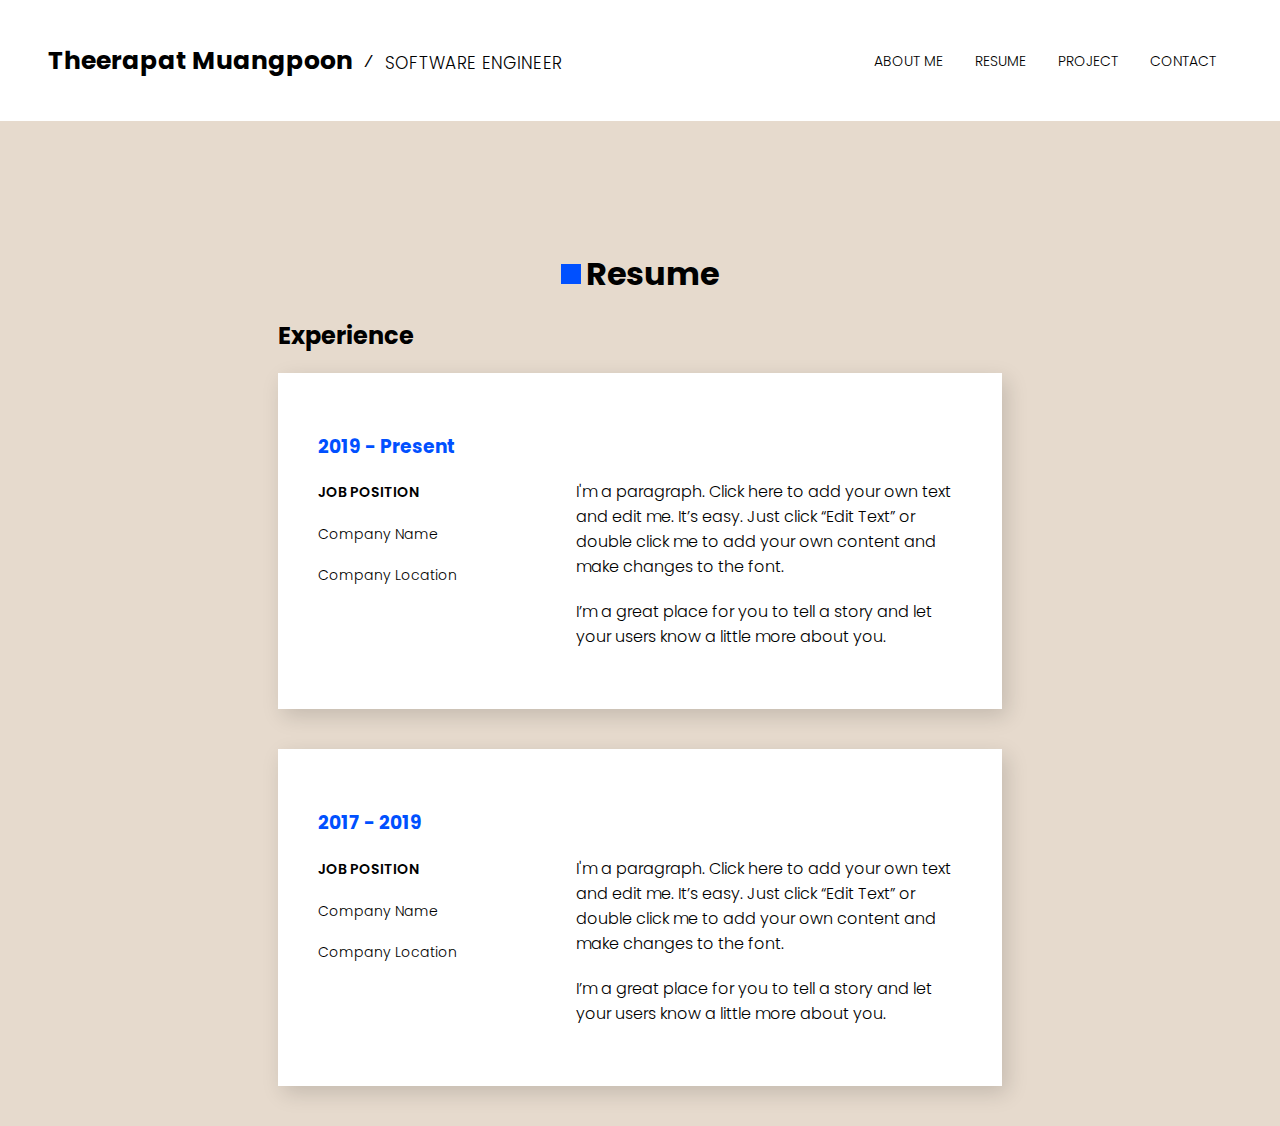
<file: resume.html>
<!DOCTYPE html>
<html lang="en">
  <head>
    <meta charset="UTF-8" />
    <meta name="viewport" content="width=device-width, initial-scale=1.0" />
    <title>Resume</title>
    <link href="css/styles.css" rel="stylesheet" />
    <link href="css/resume.css" rel="stylesheet" />
    <link
      href="https://fonts.googleapis.com/css2?family=Poppins:wght@100;200;300;400;500;600;700&display=swap"
      rel="stylesheet"
    />
  </head>
  <body class="resume">
    <header id="headbar">
      <div class="header-title">
        <p class="header-name">Theerapat Muangpoon</p>
        <pre class="header-position"> / </pre>
        <p class="header-position">Software Engineer</p>
      </div>
      <nav>
        <ul id="headbar-right">
          <li>
            <a href="./index.html">About Me</a>
          </li>
          <li>
            <a href="./resume.html">Resume</a>
          </li>
          <li>
            <a href="./project">Project</a>
          </li>
          <li>
            <a href="./contact">Contact</a>
          </li>
        </ul>
      </nav>
    </header>

    <main>
      <div class="resume-title">
        <div class="resume-title-square"></div>
        <h1 class="resume-title-text">Resume</h1>
      </div>
      <h2>Experience</h2>
      <div class="experience-card">
        <h3 class="experience-year">2019 - Present</h3>
        <div class="experience-detail">
          <div>
            <strong class="job-position">JOB POSITION</strong>
            <p class="company-detail">Company Name</p>
            <p class="company-detail">Company Location</p>
          </div>
          <div>
            <p class="job-detail">
              I'm a paragraph. Click here to add your own text and edit me. It’s
              easy. Just click “Edit Text” or double click me to add your own
              content and make changes to the font.
            </p>
            <p class="job-detail">
              I’m a great place for you to tell a story and let your users know
              a little more about you.
            </p>
          </div>
        </div>
      </div>

      <div class="experience-card">
        <h3 class="experience-year">2017 - 2019</h3>
        <div class="experience-detail">
          <div>
            <strong class="job-position">JOB POSITION</strong>
            <p class="company-detail">Company Name</p>
            <p class="company-detail">Company Location</p>
          </div>
          <div>
            <p class="job-detail">
              I'm a paragraph. Click here to add your own text and edit me. It’s
              easy. Just click “Edit Text” or double click me to add your own
              content and make changes to the font.
            </p>
            <p class="job-detail">
              I’m a great place for you to tell a story and let your users know
              a little more about you.
            </p>
          </div>
        </div>
      </div>
    </main>
  </body>
</html>
</file>
<file: css/styles.css>
body {
  font-family: "Poppins", sans-serif;
  display: grid;
  margin: 0;
}

p {
  margin: 0;
}

header {
  display: flex;
  flex-flow: row nowrap;
  align-items: center;
  justify-content: space-between;
  padding: 3rem;
  position: fixed;
  background-color: white;
  left: 0;
  right: 0;
  z-index: 2;
}

.header-title {
  display: flex;
  flex-flow: row nowrap;
  align-items: flex-end;
}

.header-name {
  font-size: 25px;
  font-weight: bold;
  margin: 0;
  line-height: 1em;
}

.header-position {
  font-size: 17px;
  font-weight: 300;
  text-transform: uppercase;
  margin: 0;
  letter-spacing: 0.02em;
  line-height: 1.2em;
}

nav ul {
  list-style-type: none;
  padding: 0;
  display: flex;
  flex-flow: row nowrap;
  flex-basis: 20%;
  justify-content: space-between;
  margin: -1px 0;
}

nav a {
  text-decoration: none;
  text-transform: uppercase;
  color: #000000;
  font-size: 14px;
  font-weight: 300;
  padding: 1rem;
}

nav a:hover {
  color: #0050ff;
}

#content-card {
  position: absolute;
  top: 200px;
  margin-left: 16%;
  display: grid;
  grid-template-columns: auto auto;
}

#card-profile {
  background-color: #f4ece6;
  width: 375px;
  display: grid;
  grid-template-rows: min-content min-content min-content min-content 1fr;
  grid-template-columns: 100%;
  text-align: center;
  justify-content: center;
  box-shadow: -10px 10px 20px rgba(0, 0, 0, 0.4);
}

#card-img {
  margin: 3rem auto 0;
  border-radius: 50%;
}

#card-name {
  font-size: 27px;
  font-weight: bold;
  margin: 2rem 0 0;
  line-height: 1.2em;
}

#card-position {
  text-transform: uppercase;
  font-weight: 300;
  margin: 0 0 2.6rem;
  letter-spacing: 0.25rem;
}

#card-divider {
  margin: 1.6rem auto;
  height: 0;
  width: 50px;
  border: 1px solid #0050ff;
}

#social-links {
  background-color: white;
  width: 375px;
  display: grid;
  grid-template-columns: 1fr;
}

#social-links-group {
  display: flex;
  justify-content: center;
  align-items: center;
  margin: 14px 0;
}

.social-link {
  display: grid;
}

#facebook {
  object-fit: cover;
}

#spacer {
  height: 126px;
}

#content {
  display: grid;
  grid-template-columns: 2fr 3fr;
}

#left-pane {
  background-color: #e6dacd;
  height: auto;
  min-height: 700px;
}

#detail {
  padding-left: 2rem;
}

#detail-title {
  font-size: 100px;
  font-weight: bold;
  margin-top: 12px;
}

#detail-subtitle {
  font-size: 25px;
}

.detail-paragraph {
  font-size: 15px;
  font-weight: 300;
  max-width: 400px;
  line-height: 1.5em;
  padding-bottom: 25px;
}

#button-group {
  margin: 56px 0;
  display: grid;
  grid-template-columns: min-content min-content;
  grid-gap: 0.5rem;
}

.button-filled {
  text-transform: uppercase;
  font-size: 14px;
  font-weight: 500;
  color: white;
  background-color: #0151fe;
  height: 34px;
  width: 130px;
  border-radius: 17px;
  border: 2px solid #0151fe;
  cursor: pointer;
}
.button-filled:hover {
  transition: background-color 0.4s ease;
  background-color: white;
  color: black;
}

.button-outlined {
  text-transform: uppercase;
  font-size: 14px;
  font-weight: 500;
  color: black;
  background-color: white;
  height: 34px;
  width: 130px;
  border-radius: 17px;
  border: 1px solid black;
  cursor: pointer;
}
.button-outlined:hover {
  transition: background-color 0.4s ease 0s, border 0.4s ease 0s;
  background-color: #0151fe;
  border: none;
  color: white;
}
</file>
<file: css/resume.css>
.resume {
  background-color: #e6dacd;
}

.resume main {
  margin-top: 250px;
  max-width: 724px;
  width: 80%;
  margin: 250px auto 0 auto;
}

.resume-title {
  display: flex;
  flex-direction: row;
  justify-content: center;
  align-items: center;
}

.resume-title-square {
  width: 20px;
  height: 20px;
  background-color: #0050ff;
  margin-right: 5px;
}

.resume-title-text {
  text-align: center;
  margin: 0;
}

.experience-card {
  background-color: white;
  padding: 40px;
  box-shadow: 5px 7px 20px 0px rgba(0, 0, 0, 0.15);
  margin-bottom: 40px;
}

.experience-year {
  color: #0050ff;
}

.experience-detail {
  display: grid;
  grid-template-columns: 2fr 3fr;
}

.job-position {
  font-size: 14px;
  font-weight: 600;
  margin-bottom: 8px;
}

.company-detail {
  font-size: 14px;
  font-weight: 300;
  margin: 20px 0;
}

.job-detail {
  font-weight: 300;
  margin: 0 0 20px 0;
}
</file>
